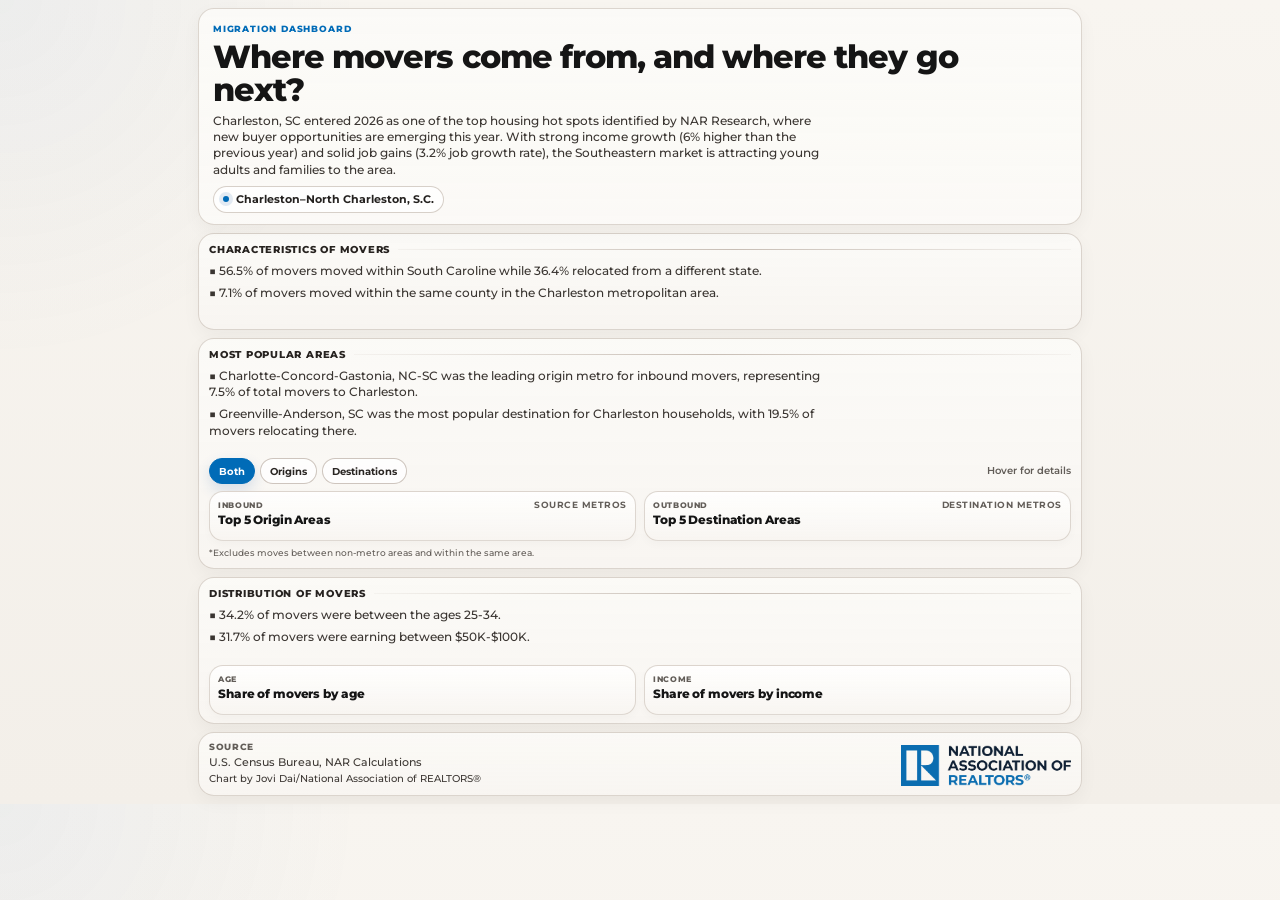
<file: index.html>
<!DOCTYPE html>
<html lang="en">
<head>
  <meta charset="UTF-8" />
  <meta name="viewport" content="width=device-width, initial-scale=1.0" />
  <title>Migration Trends</title>

  <link rel="preconnect" href="https://fonts.googleapis.com">
  <link rel="preconnect" href="https://fonts.gstatic.com" crossorigin>
  <link
    href="https://fonts.googleapis.com/css2?family=Montserrat:wght@400;500;600;700;800;900&display=swap"
    rel="stylesheet"
  />

  <script src="https://d3js.org/d3.v7.min.js"></script>
  <link rel="stylesheet" href="style.css" />
</head>
<body>
  <div class="embed-shell">
    <header class="hero">
      <div class="hero-inner">
        <div class="eyebrow">Migration dashboard</div>
        <h1 class="headline">Where movers come from, and where they go next?</h1>
        <p class="dek">
          Charleston, SC entered 2026 as one of the top housing hot spots identified by NAR Research, where new buyer opportunities are emerging this year. With strong income growth (6% higher than the previous year) and solid job gains (3.2% job growth rate), the Southeastern market is attracting young adults and families to the area.
        </p>

        <div class="hero-meta">
          <div class="location-pill">
            <span class="location-dot"></span>
            Charleston–North Charleston, S.C.
          </div>
          <!-- <div class="updated-line">Built with HTML, CSS and D3.js</div> -->
        </div>
      </div>
    </header>

    <main class="content">
      <section class="section">
        <div class="section-header">
          <span class="section-title">Characteristics of movers</span>
          <span class="section-rule"></span>
        </div>
        <p class="dek">■ 56.5% of movers moved within South Caroline while 36.4% relocated from a different state.
        </p>
        <p class="dek">■ 7.1% of movers moved within the same county in the Charleston metropolitan area.</p>
        <br>

        <div id="statsGrid" class="stats-grid"></div>
      </section>

      <section class="section">
        <div class="section-header">
          <span class="section-title">Most popular areas</span>
          <span class="section-rule"></span>
        </div>
        <p class="dek">■ Charlotte-Concord-Gastonia, NC-SC was the leading origin metro for inbound movers, representing 7.5% of total movers to Charleston.
        </p>
        <p class="dek">■ Greenville-Anderson, SC was the most popular destination for Charleston households, with 19.5% of movers relocating there.
        </p>
        <br>

        <div class="toolbar">
          <div class="toolbar-left">
            <button class="toggle-btn active" data-mode="both">Both</button>
            <button class="toggle-btn" data-mode="origin">Origins</button>
            <button class="toggle-btn" data-mode="destination">Destinations</button>
          </div>
          <div class="toolbar-right">Hover for details</div>
        </div>

        <div class="popular-grid" id="popularGrid">
          <article class="panel" id="originPanel">
            <div class="panel-top">
              <div>
                <div class="panel-kicker">Inbound</div>
                <h2 class="panel-title">Top 5 Origin Areas</h2>
              </div>
              <div class="panel-mini-note">Source metros</div>
            </div>
            <div id="originChart" class="chart-mount"></div>
          </article>

          <article class="panel" id="destinationPanel">
            <div class="panel-top">
              <div>
                <div class="panel-kicker">Outbound</div>
                <h2 class="panel-title">Top 5 Destination Areas</h2>
              </div>
              <div class="panel-mini-note">Destination metros</div>
            </div>
            <div id="destinationChart" class="chart-mount"></div>
          </article>
        </div>

        <p class="footnote">
          *Excludes moves between non-metro areas and within the same area.
        </p>
      </section>

      <section class="section">
        <div class="section-header">
          <span class="section-title">Distribution of movers</span>
          <span class="section-rule"></span>
        </div>
        <p class="dek">■ 34.2% of movers were between the ages 25-34.
        </p>
        <p class="dek">■ 31.7% of movers were earning between $50K-$100K.
        </p>
        <br>

        <div class="distribution-grid">
          <article class="panel">
            <div class="panel-top">
              <div>
                <div class="panel-kicker">Age</div>
                <h2 class="panel-title">Share of movers by age</h2>
              </div>
            </div>
            <div id="ageChart" class="chart-mount"></div>
          </article>

          <article class="panel">
            <div class="panel-top">
              <div>
                <div class="panel-kicker">Income</div>
                <h2 class="panel-title">Share of movers by income</h2>
              </div>
            </div>
            <div id="incomeChart" class="chart-mount"></div>
          </article>
        </div>
      </section>

      <section class="source-block">
        <div class="source-footer">
          <div class="source-copy">
            <div class="source-label">Source</div>
            <div class="source-text">U.S. Census Bureau, NAR Calculations</div>
            <div class="credit-text">Chart by Jovi Dai/National Association of REALTORS®</div>
          </div>

          <div class="source-logo-wrap">
            <img
              src="./Primary.png"
              alt="National Association of REALTORS logo"
              class="source-logo"
            />
          </div>
        </div>
      </section>
    </main>
  </div>

  <div id="tooltip" class="tooltip"></div>

  <script src="script.js"></script>
</body>
</html>
</file>
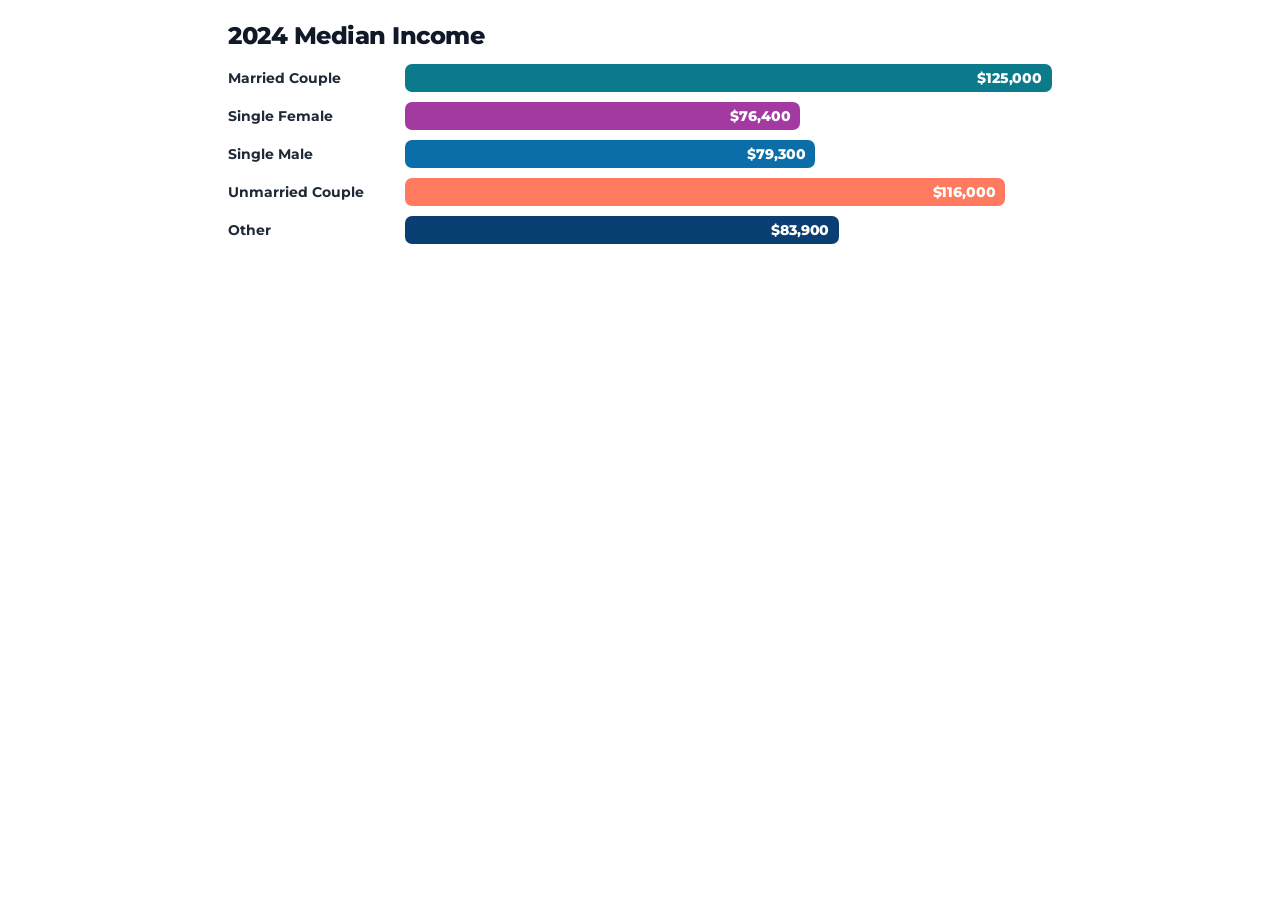
<file: women-history-2026-median-incomes/index.html>
<!doctype html>
<html lang="en">
<head>
  <meta charset="utf-8" />
  <meta name="viewport" content="width=device-width, initial-scale=1" />
  <title>2024 Median Income</title>

  <!-- Montserrat -->
  <link rel="preconnect" href="https://fonts.googleapis.com">
  <link rel="preconnect" href="https://fonts.gstatic.com" crossorigin>
  <link href="https://fonts.googleapis.com/css2?family=Montserrat:wght@400;600;700;800&display=swap" rel="stylesheet">

  <link rel="stylesheet" href="style.css" />
</head>

<body>
  <div class="wrap">
    <h1>2024 Median Income</h1>

    <div class="row">
      <div class="label">Married Couple</div>
      <div class="barTrack">
        <div class="bar bar--married" style="width: 100%;">
          <span class="value">$125,000</span>
        </div>
      </div>
    </div>

    <div class="row">
      <div class="label">Single Female</div>
      <div class="barTrack">
        <div class="bar bar--female" style="width: 61.12%;">
          <span class="value">$76,400</span>
        </div>
      </div>
    </div>

    <div class="row">
      <div class="label">Single Male</div>
      <div class="barTrack">
        <div class="bar bar--male" style="width: 63.44%;">
          <span class="value">$79,300</span>
        </div>
      </div>
    </div>

    <div class="row">
      <div class="label">Unmarried Couple</div>
      <div class="barTrack">
        <div class="bar bar--unmarried" style="width: 92.8%;">
          <span class="value">$116,000</span>
        </div>
      </div>
    </div>

    <div class="row">
      <div class="label">Other</div>
      <div class="barTrack">
        <div class="bar bar--other" style="width: 67.12%;">
          <span class="value">$83,900</span>
        </div>
      </div>
    </div>

  </div>
</body>
</html>
</file>
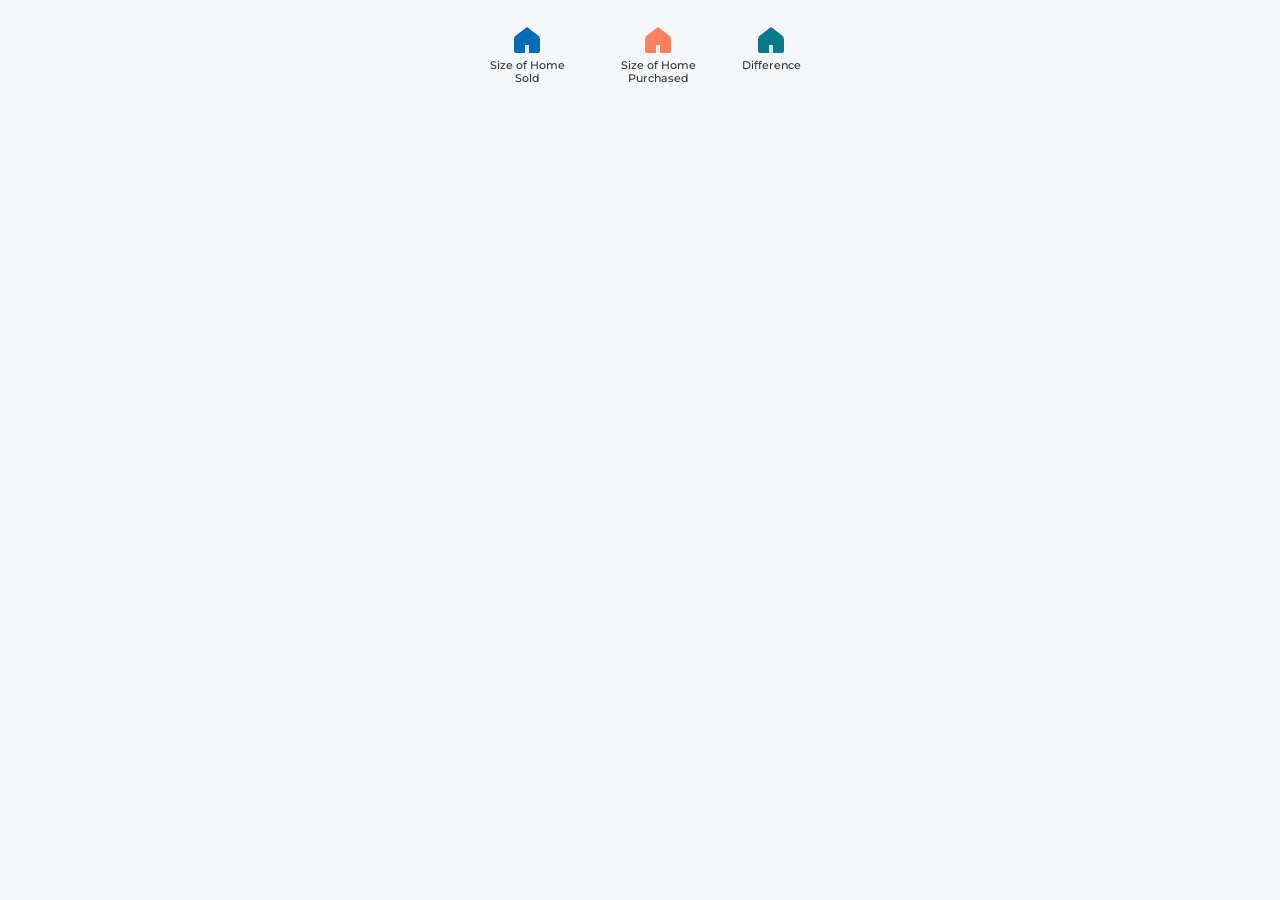
<file: older-buyers-by-size-of-home-2025.html>
<br>
<!DOCTYPE html>
<html lang="en">
<head>
  <meta charset="UTF-8">
  <title>Home Size Comparison</title>

  <!-- Google Fonts: Montserrat -->
  <link href="https://fonts.googleapis.com/css2?family=Montserrat:wght@400;500&display=swap" rel="stylesheet">

  <link rel="stylesheet" href="older-buyers-by-size-of-home-2025.css">
</head>
<body>

  <div class="chart-icons">
    <div class="item sold">
      <div class="house">
        <div class="roof"></div>
        <div class="body">
          <div class="door"></div>
        </div>
      </div>
      <span>Size of Home Sold</span>
    </div>
    <div class="item purchased">
      <div class="house">
        <div class="roof"></div>
        <div class="body">
          <div class="door"></div>
        </div>
      </div>
      <span>Size of Home Purchased</span>
    </div>

    <div class="item difference">
      <div class="house">
        <div class="roof"></div>
        <div class="body">
          <div class="door"></div>
        </div>
      </div>
      <span>Difference</span>
    </div>
  </div>

</body>
</html>
</file>
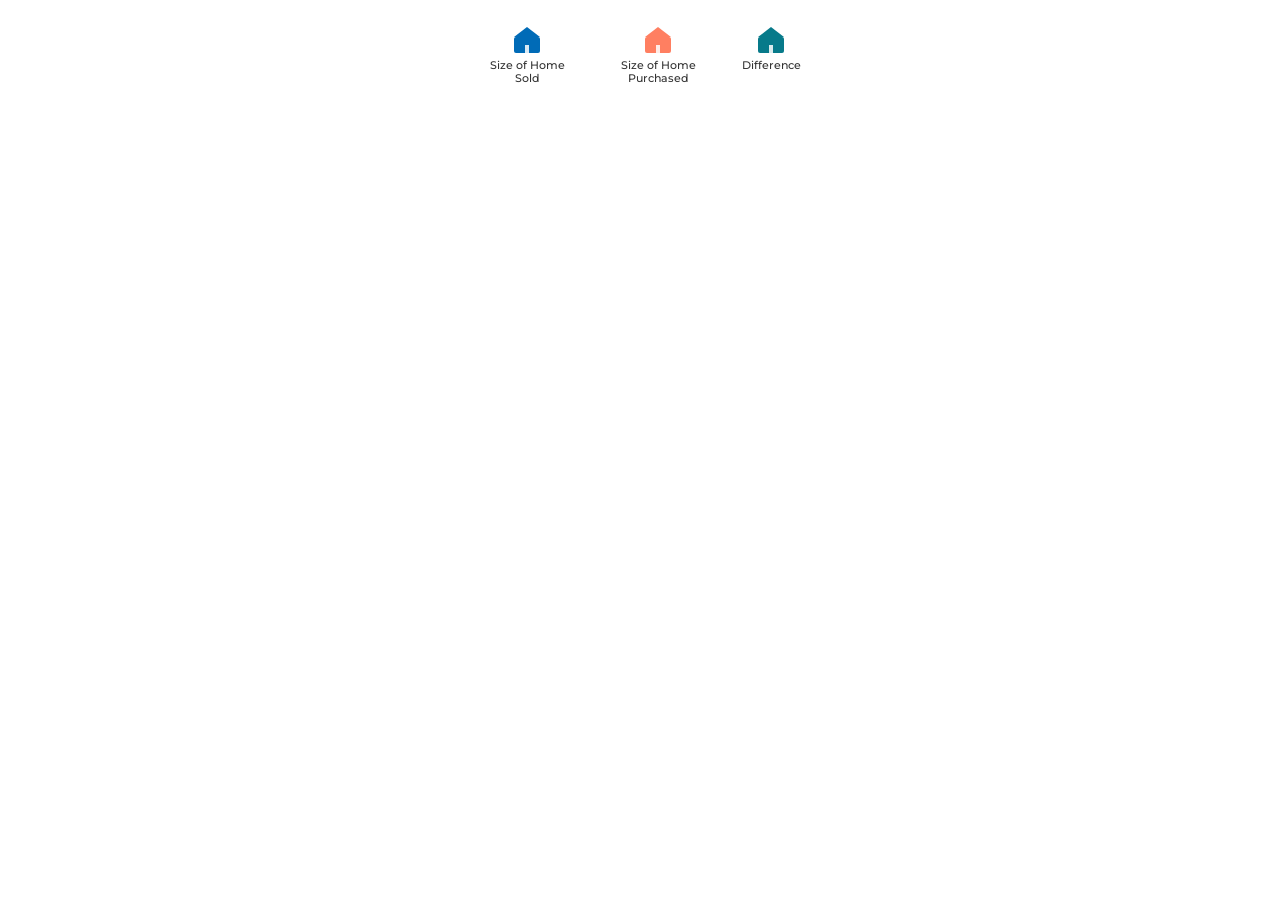
<file: older-buyers-by-size-of-home-2025/older-buyers-by-size-of-home-2025.html>
<br>
<!DOCTYPE html>
<html lang="en">
<head>
  <meta charset="UTF-8">
  <title>Home Size Comparison</title>

  <!-- Google Fonts: Montserrat -->
  <link href="https://fonts.googleapis.com/css2?family=Montserrat:wght@400;500&display=swap" rel="stylesheet">

  <link rel="stylesheet" href="older-buyers-by-size-of-home-2025.css">
</head>
<body>

  <div class="chart-icons">
    <div class="item sold">
      <div class="house">
        <div class="roof"></div>
        <div class="body">
          <div class="door"></div>
        </div>
      </div>
      <span>Size of Home Sold</span>
    </div>
    <div class="item purchased">
      <div class="house">
        <div class="roof"></div>
        <div class="body">
          <div class="door"></div>
        </div>
      </div>
      <span>Size of Home Purchased</span>
    </div>

    <div class="item difference">
      <div class="house">
        <div class="roof"></div>
        <div class="body">
          <div class="door"></div>
        </div>
      </div>
      <span>Difference</span>
    </div>
  </div>

</body>
</html>
</file>
<file: style.css>
:root {
  --bg: #f6f3ee;
  --paper: #fbfaf7;
  --paper-2: #f8f5f1;
  --ink: #151515;
  --muted: #625d58;
  --line: #d8d1ca;
  --blue: #006BB7;
  --shadow: 0 6px 18px rgba(15, 15, 15, 0.045);
  --shadow-strong: 0 12px 24px rgba(15, 15, 15, 0.07);
  --transition: 200ms ease;
}

* {
  box-sizing: border-box;
}

html,
body {
  margin: 0;
  padding: 0;
}

html {
  scroll-behavior: smooth;
}

body {
  color: var(--ink);
  background:
    radial-gradient(circle at top left, rgba(31, 95, 165, 0.05), transparent 24%),
    linear-gradient(180deg, #f8f5f0 0%, #f3efe9 100%);
  font-family: "Montserrat", Arial, sans-serif;
  -webkit-font-smoothing: antialiased;
  text-rendering: optimizeLegibility;
}

.embed-shell {
  width: 100%;
  max-width: 900px;
  margin: 0 auto;
  padding: 8px;
}

.hero {
  position: relative;
  background: linear-gradient(
    180deg,
    rgba(251, 250, 247, 0.96),
    rgba(251, 250, 247, 0.91)
  );
  border: 1px solid rgba(200, 190, 181, 0.62);
  border-radius: 16px;
  box-shadow: var(--shadow);
  margin-bottom: 8px;
}

.hero-inner {
  padding: 14px 14px 11px;
}

.eyebrow,
.updated-line,
.location-pill,
.section-title,
.panel-kicker,
.panel-mini-note,
.panel-note,
.footnote,
.source-label,
.source-text,
.credit-text,
.toolbar-right,
.toggle-btn,
.tooltip,
.axis text,
.value-label,
.category-label,
.percent-label,
.stat-kicker,
.stat-label,
.stat-value,
.headline,
.dek,
.panel-title,
code {
  font-family: "Montserrat", Arial, sans-serif;
}

.eyebrow {
  text-transform: uppercase;
  letter-spacing: 0.09em;
  color: var(--blue);
  font-size: 0.56rem;
  font-weight: 800;
  margin-bottom: 6px;
}

.headline {
  margin: 0;
  font-size: clamp(1.2rem, 2.5vw, 2rem);
  line-height: 1.04;
  letter-spacing: -0.03em;
  font-weight: 800;
  max-width: 760px;
}

.dek {
  max-width: 620px;
  margin: 6px 0 0;
  font-size: 0.72rem;
  line-height: 1.42;
  color: #3a3531;
  font-weight: 500;
}

.hero-meta {
  margin-top: 8px;
  display: flex;
  flex-wrap: wrap;
  align-items: center;
  gap: 6px;
}

.location-pill {
  display: inline-flex;
  align-items: center;
  gap: 7px;
  padding: 6px 9px;
  border-radius: 999px;
  background: rgba(255, 255, 255, 0.8);
  border: 1px solid rgba(200, 190, 181, 0.72);
  font-size: 0.66rem;
  font-weight: 700;
  color: #24211f;
}

.location-dot {
  width: 6px;
  height: 6px;
  border-radius: 999px;
  background: var(--blue);
  box-shadow: 0 0 0 4px rgba(31, 95, 165, 0.12);
}

.updated-line {
  color: var(--muted);
  font-size: 0.62rem;
  font-weight: 600;
}

.content {
  display: flex;
  flex-direction: column;
  gap: 8px;
}

.section {
  background: linear-gradient(180deg, rgba(251, 250, 247, 0.95), rgba(248, 245, 241, 0.99));
  border: 1px solid rgba(200, 190, 181, 0.63);
  border-radius: 16px;
  box-shadow: var(--shadow);
  padding: 10px 10px 8px;
}

.section-header {
  display: flex;
  align-items: center;
  gap: 8px;
  margin-bottom: 8px;
}

.section-title {
  white-space: nowrap;
  text-transform: uppercase;
  letter-spacing: 0.08em;
  font-size: 0.6rem;
  font-weight: 800;
  color: #272320;
}

.section-rule {
  height: 1px;
  flex: 1;
  background: linear-gradient(
    90deg,
    rgba(200, 190, 181, 0.12),
    rgba(200, 190, 181, 1),
    rgba(200, 190, 181, 0.12)
  );
}

.stats-grid {
  display: grid;
  grid-template-columns: repeat(4, minmax(0, 1fr));
  gap: 6px;
}

.stat-card {
  position: relative;
  overflow: hidden;
  border-radius: 12px;
  padding: 9px 9px 8px;
  background: linear-gradient(180deg, rgba(255,255,255,0.92), rgba(249,246,241,0.96));
  border: 1px solid rgba(200, 190, 181, 0.56);
  transition: transform var(--transition), box-shadow var(--transition), border-color var(--transition);
}

.stat-card::before {
  content: "";
  position: absolute;
  left: 0;
  top: 0;
  width: 100%;
  height: 2px;
  background: linear-gradient(90deg, var(--blue), rgba(31, 95, 165, 0.12));
  transform: scaleX(0.35);
  transform-origin: left center;
  transition: transform 260ms ease;
}

.stat-card:hover {
  transform: translateY(-1px);
  box-shadow: var(--shadow-strong);
  border-color: rgba(31, 95, 165, 0.25);
}

.stat-card:hover::before {
  transform: scaleX(1);
}

.stat-kicker {
  text-transform: uppercase;
  letter-spacing: 0.08em;
  color: var(--muted);
  font-size: 0.5rem;
  font-weight: 800;
  margin-bottom: 6px;
}

.stat-value {
  color: var(--blue);
  font-size: clamp(1rem, 1.8vw, 1.45rem);
  font-weight: 800;
  line-height: 1;
  letter-spacing: -0.04em;
  margin-bottom: 5px;
}

.stat-label {
  font-size: 0.68rem;
  line-height: 1.24;
  font-weight: 700;
  color: #1c1a18;
}

.toolbar {
  display: flex;
  justify-content: space-between;
  align-items: center;
  gap: 6px;
  margin-bottom: 7px;
  flex-wrap: wrap;
}

.toolbar-left {
  display: flex;
  gap: 5px;
  flex-wrap: wrap;
}

.toggle-btn {
  border: 1px solid rgba(200, 190, 181, 0.88);
  background: rgba(255, 255, 255, 0.78);
  color: #2a2623;
  border-radius: 999px;
  padding: 6px 9px;
  font-size: 0.62rem;
  font-weight: 700;
  cursor: pointer;
  transition: all var(--transition);
}

.toggle-btn:hover {
  transform: translateY(-1px);
  border-color: rgba(31, 95, 165, 0.38);
}

.toggle-btn.active {
  background: var(--blue);
  color: #fff;
  border-color: var(--blue);
  box-shadow: 0 6px 14px rgba(31, 95, 165, 0.16);
}

.toolbar-right {
  color: var(--muted);
  font-size: 0.6rem;
  font-weight: 600;
}

.popular-grid {
  display: grid;
  grid-template-columns: 1fr 1fr;
  gap: 8px;
  transition: all var(--transition);
}

.panel {
  background: linear-gradient(180deg, rgba(255,255,255,0.88), rgba(248,245,241,0.99));
  border: 1px solid rgba(200, 190, 181, 0.6);
  border-radius: 14px;
  padding: 8px 8px 7px;
  box-shadow: 0 4px 10px rgba(15, 15, 15, 0.025);
  transition: transform var(--transition), box-shadow var(--transition), opacity var(--transition);
}

.panel:hover {
  transform: translateY(-1px);
  box-shadow: var(--shadow);
}

.panel-top {
  display: flex;
  justify-content: space-between;
  gap: 8px;
  align-items: baseline;
  margin-bottom: 6px;
}

.panel-kicker {
  text-transform: uppercase;
  letter-spacing: 0.08em;
  font-size: 0.5rem;
  color: var(--muted);
  font-weight: 800;
  margin-bottom: 3px;
}

.panel-title {
  margin: 0;
  font-size: 0.74rem;
  line-height: 1.22;
  font-weight: 800;
  letter-spacing: -0.01em;
}

.panel-mini-note {
  font-size: 0.54rem;
  text-transform: uppercase;
  letter-spacing: 0.06em;
  color: var(--muted);
  font-weight: 700;
}

.chart-mount {
  width: 100%;
}

.distribution-grid {
  display: grid;
  grid-template-columns: 1fr 1fr;
  gap: 8px;
}

.footnote {
  margin: 6px 0 0;
  color: var(--muted);
  font-size: 0.58rem;
  line-height: 1.35;
  font-weight: 500;
}

.source-block {
  background: linear-gradient(180deg, rgba(251,250,247,0.93), rgba(248,245,241,0.99));
  border: 1px solid rgba(200, 190, 181, 0.63);
  border-radius: 16px;
  box-shadow: var(--shadow);
  padding: 9px 10px;
}

.source-footer {
  display: flex;
  align-items: flex-end;
  justify-content: space-between;
  gap: 14px;
}

.source-copy {
  min-width: 0;
  flex: 1;
}

.source-label {
  text-transform: uppercase;
  letter-spacing: 0.08em;
  font-size: 0.54rem;
  font-weight: 800;
  color: var(--muted);
  margin-bottom: 4px;
}

.source-text {
  color: #3f3a36;
  font-size: 0.66rem;
  line-height: 1.36;
  font-weight: 500;
}

.credit-text {
  margin-top: 2px;
  color: #3f3a36;
  font-size: 0.64rem;
  line-height: 1.32;
  font-weight: 500;
}

.source-logo-wrap {
  flex: 0 0 auto;
  display: flex;
  align-items: flex-end;
  justify-content: flex-end;
}

.source-logo {
  display: block;
  width: 170px;
  max-width: 100%;
  height: auto;
  object-fit: contain;
}

svg {
  width: 100%;
  height: auto;
  display: block;
  overflow: visible;
}

.bar {
  cursor: pointer;
  transition: opacity 180ms ease, filter 180ms ease;
}

.bar.dimmed {
  opacity: 0.28;
}

.bar-bg {
  fill: rgba(31, 95, 165, 0.042);
}

.value-label,
.category-label,
.percent-label {
  fill: #24211e;
  font-family: "Montserrat", Arial, sans-serif;
}

.percent-label {
  font-size: 9px;
  font-weight: 700;
}

.category-label {
  font-size: 9px;
  fill: #302c28;
  font-weight: 500;
}

.grid line {
  stroke: rgba(200, 190, 181, 0.44);
  stroke-dasharray: 2 4;
}

.grid path,
.axis path,
.axis line {
  stroke: none;
}

.axis text {
  fill: #494540;
  font-size: 9px;
  font-family: "Montserrat", Arial, sans-serif;
}

.tooltip {
  position: absolute;
  pointer-events: none;
  opacity: 0;
  transform: translateY(4px);
  min-width: 135px;
  max-width: 200px;
  background: rgba(18, 18, 18, 0.96);
  color: #fff;
  border-radius: 9px;
  padding: 7px 8px;
  box-shadow: 0 12px 28px rgba(0, 0, 0, 0.22);
  transition: opacity 150ms ease, transform 150ms ease;
  z-index: 9999;
  font-size: 9px;
  line-height: 1.35;
  font-weight: 500;
}

.tooltip.show {
  opacity: 1;
  transform: translateY(0);
}

.tooltip-title {
  font-weight: 800;
  margin-bottom: 2px;
}

.tooltip-value {
  color: #BED7EA;
  font-weight: 800;
}

.hidden-panel {
  display: none;
}

code {
  font-size: 0.9em;
  background: rgba(31, 95, 165, 0.07);
  padding: 1px 4px;
  border-radius: 4px;
  font-weight: 600;
}

@media (max-width: 860px) {
  .stats-grid {
    grid-template-columns: repeat(2, minmax(0, 1fr));
  }

  .popular-grid,
  .distribution-grid {
    grid-template-columns: 1fr;
  }
}

@media (max-width: 560px) {
  .embed-shell {
    padding: 6px;
  }

  .hero-inner {
    padding: 12px 10px 10px;
  }

  .section,
  .source-block {
    padding: 9px 8px 7px;
  }

  .stats-grid {
    grid-template-columns: 1fr;
  }

  .headline {
    font-size: 1.05rem;
  }

  .dek {
    font-size: 0.68rem;
  }

  .location-pill {
    font-size: 0.62rem;
    padding: 5px 8px;
  }

  .toggle-btn {
    font-size: 0.58rem;
    padding: 5px 8px;
  }

  .category-label {
    font-size: 8px;
  }

  .percent-label {
    font-size: 8px;
  }

  .category-label.rotated-mobile {
    font-size: 8px;
  }

  .source-footer {
    flex-direction: column;
    align-items: flex-start;
    gap: 8px;
  }

  .source-logo-wrap {
    justify-content: flex-start;
  }

  .source-logo {
    width: 145px;
  }
}
</file>
<file: women-history-2026-median-incomes/style.css>
:root{
  --bg:#ffffff;
  --text:#111827;

  /* bar colors */
  --c-married:#0b7a8a;
  --c-female:#a33aa2;
  --c-male:#0b6ea8;
  --c-unmarried:#ff7a5e;
  --c-other:#0a3f73;

  /* desktop sizing */
  --bar-h: 28px;
  --radius: 7px;
  --container-max: 860px;
}

*{ box-sizing:border-box; }

body{
  margin:0;
  font-family: "Montserrat", system-ui, -apple-system, Segoe UI, Roboto, Helvetica, Arial, "Apple Color Emoji","Segoe UI Emoji";
  background: var(--bg);
  color: var(--text);
}

.wrap{
  max-width: var(--container-max);
  margin: 22px auto 34px;
  padding: 0 18px;
}

h1{
  margin: 0 0 14px;
  font-size: 24px;
  line-height: 1.15;
  font-weight: 800;
  letter-spacing: -0.02em;
}

.row{
  display:grid;
  grid-template-columns: 165px 1fr;
  gap: 12px;
  align-items: center;
  margin: 10px 0;
}

.label{
  font-size: 14px;
  font-weight: 700;
  color: #1f2937;
}

.barTrack{
  width:100%;
  height: var(--bar-h);
  border-radius: var(--radius);
}

.bar{
  height: 100%;
  border-radius: var(--radius);
  display:flex;
  align-items:center;
  justify-content:flex-end;
  padding-right: 10px;
  min-width: 96px;
}

.value{
  color: #fff;
  font-size: 14px;
  font-weight: 800;
  letter-spacing: -0.01em;
  white-space: nowrap;
}

/* colors */
.bar--married{ background: var(--c-married); }
.bar--female{ background: var(--c-female); }
.bar--male{ background: var(--c-male); }
.bar--unmarried{ background: var(--c-unmarried); }
.bar--other{ background: var(--c-other); }

/* <= 820px */
@media (max-width: 820px){
  h1{ font-size: 20px; }

  .row{
    grid-template-columns: 1fr;
    gap: 8px;
    margin: 10px 0;
  }

  .label{ font-size: 13px; }
  .value{ font-size: 13px; }

  :root{ --bar-h: 26px; }
}

/* <= 480px (much smaller + tighter) */
@media (max-width: 480px){
  .wrap{
    margin: 12px auto 18px;
    padding: 0 12px;
  }

  h1{
    font-size: 16px;
    margin-bottom: 10px;
  }

  .row{
    gap: 5px;
    margin: 8px 0;
  }

  .label{
    font-size: 11px;
    line-height: 1.2;
  }

  :root{
    --bar-h: 18px;
    --radius: 5px;
  }

  .bar{
    padding-right: 6px;
    min-width: 70px; /* allows small phones */
  }

  .value{
    font-size: 11px;
    letter-spacing: 0;
  }
}

/* <= 360px (tiny phones) */
@media (max-width: 360px){
  h1{ font-size: 15px; }

  .label{ font-size: 10px; }

  :root{ --bar-h: 16px; }

  .bar{
    min-width: 62px;
    padding-right: 5px;
  }

  .value{ font-size: 10px; }
}
</file>
<file: older-buyers-by-size-of-home-2025.css>
/* Montserrat Font */
body {
  background: #f4f6f8;
  font-family: 'Montserrat', sans-serif;
}

/* Container */
.chart-icons {
  display: flex;
  justify-content: center;
  gap: 36px;
}

/* Each item */
.item {
  display: flex;
  flex-direction: column;
  align-items: center;
  font-size: 11px;
  font-weight: 500;
  text-align: center;
}

.item span {
  margin-top: 6px;
  color: #333;
  max-width: 95px;
  line-height: 1.2;
}

/* ===== MICRO HOUSE ICON ===== */
.house {
  width: 26px;
}

/* Roof */
.roof {
  width: 0;
  height: 0;
  border-left: 13px solid transparent;
  border-right: 13px solid transparent;
}

/* Body */
.body {
  width: 100%;
  height: 16px;
  position: relative;
  border-radius: 2px;
}

/* Door */
.door {
  width: 4px;
  height: 8px;
  position: absolute;
  bottom: 0;
  left: 50%;
  transform: translateX(-50%);
  background: rgba(255, 255, 255, 0.85);
  border-bottom: none;
}

/* ===== COLOR THEMES ===== */
.sold .roof { border-bottom: 10px solid #006bb7; }
.sold .body { background: #006bb7; }

.purchased .roof { border-bottom: 10px solid #ff7f61; }
.purchased .body { background: #ff7f61; }

.difference .roof { border-bottom: 10px solid #077a8a; }
.difference .body { background: #077a8a; }

/* ===== MOBILE ===== */
@media (max-width: 480px) {
  .chart-icons { gap: 24px; }
  .house { width: 20px; }
  .roof { border-left: 10px solid transparent; border-right: 10px solid transparent; }
  .sold .roof, .purchased .roof, .difference .roof { border-bottom-width: 8px; }
  .body { height: 12px; }
  .door { width: 3px; height: 6px; }
  .item { font-size: 10px; }
}
</file>
<file: older-buyers-by-size-of-home-2025/older-buyers-by-size-of-home-2025.css>
/* Montserrat Font */
body {
  background: transparent;
  font-family: 'Montserrat', sans-serif;
}

/* Container */
.chart-icons {
  display: flex;
  justify-content: center;
  gap: 36px;
}

/* Each item */
.item {
  display: flex;
  flex-direction: column;
  align-items: center;
  font-size: 11px;
  font-weight: 500;
  text-align: center;
}

.item span {
  margin-top: 6px;
  color: #333;
  max-width: 95px;
  line-height: 1.2;
}

/* ===== MICRO HOUSE ICON ===== */
.house {
  width: 26px;
}

/* Roof */
.roof {
  width: 0;
  height: 0;
  border-left: 13px solid transparent;
  border-right: 13px solid transparent;
}

/* Body */
.body {
  width: 100%;
  height: 16px;
  position: relative;
  border-radius: 2px;
}

/* Door */
.door {
  width: 4px;
  height: 8px;
  position: absolute;
  bottom: 0;
  left: 50%;
  transform: translateX(-50%);
  background: rgba(255, 255, 255, 0.85);
  border-bottom: none;
}

/* ===== COLOR THEMES ===== */
.sold .roof { border-bottom: 10px solid #006bb7; }
.sold .body { background: #006bb7; }

.purchased .roof { border-bottom: 10px solid #ff7f61; }
.purchased .body { background: #ff7f61; }

.difference .roof { border-bottom: 10px solid #077a8a; }
.difference .body { background: #077a8a; }

/* ===== MOBILE ===== */
@media (max-width: 480px) {
  .chart-icons { gap: 24px; }
  .house { width: 20px; }
  .roof { border-left: 10px solid transparent; border-right: 10px solid transparent; }
  .sold .roof, .purchased .roof, .difference .roof { border-bottom-width: 8px; }
  .body { height: 12px; }
  .door { width: 3px; height: 6px; }
  .item { font-size: 10px; }
}
</file>
